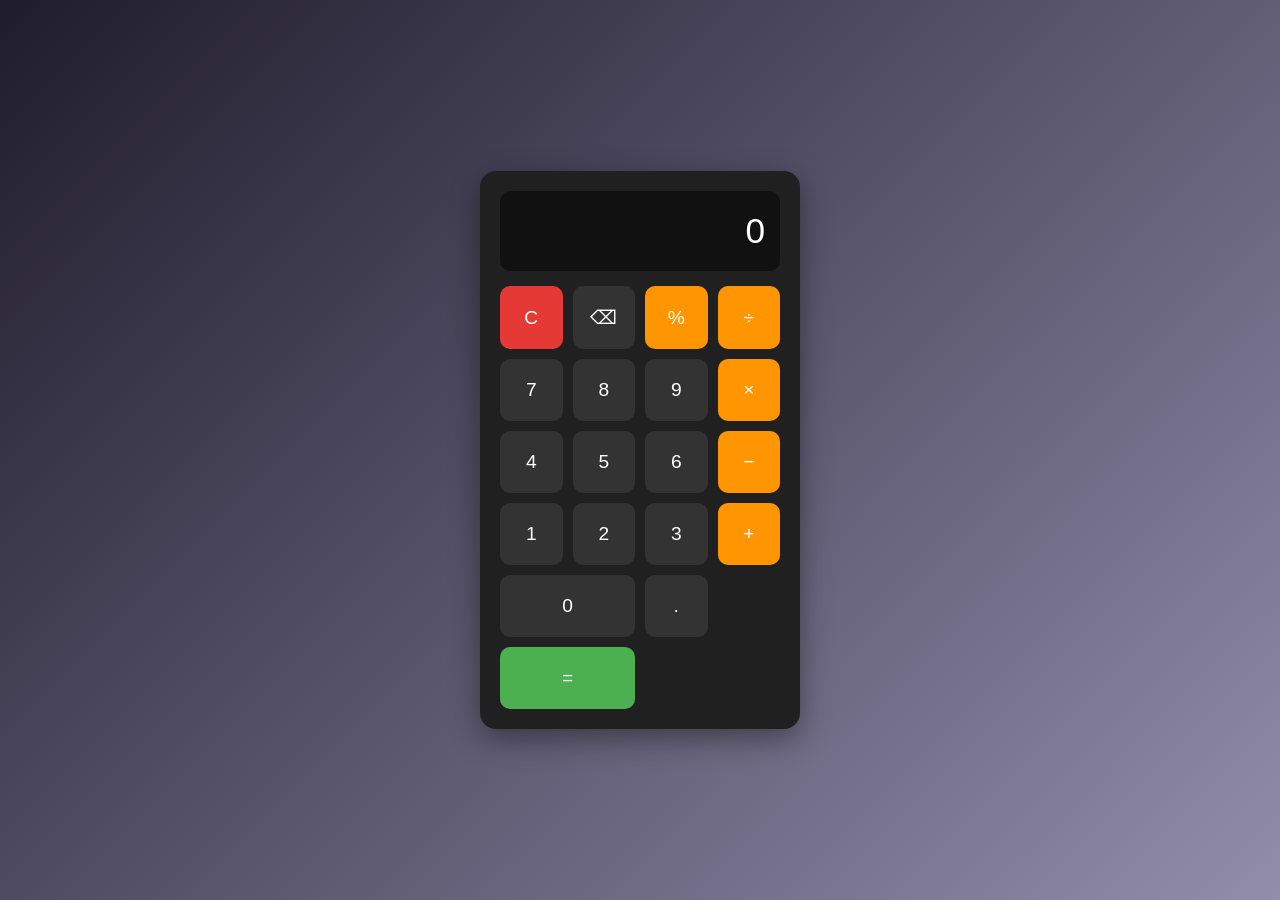
<file: task 1/index.html>
<!DOCTYPE html>
<html lang="en">
<head>
<meta charset="UTF-8">
<title>Simple Calculator</title>
<link rel="stylesheet" href="style.css">
</head>
<body>

<div class="calculator">
  <div class="display" id="display">0</div>
  <div class="buttons">
    <button class="clear" onclick="clearDisplay()">C</button>
    <button onclick="deleteLast()">⌫</button>
    <button class="operator" onclick="appendValue('%')">%</button>
    <button class="operator" onclick="appendValue('/')">÷</button>

    <button onclick="appendValue('7')">7</button>
    <button onclick="appendValue('8')">8</button>
    <button onclick="appendValue('9')">9</button>
    <button class="operator" onclick="appendValue('*')">×</button>

    <button onclick="appendValue('4')">4</button>
    <button onclick="appendValue('5')">5</button>
    <button onclick="appendValue('6')">6</button>
    <button class="operator" onclick="appendValue('-')">−</button>

    <button onclick="appendValue('1')">1</button>
    <button onclick="appendValue('2')">2</button>
    <button onclick="appendValue('3')">3</button>
    <button class="operator" onclick="appendValue('+')">+</button>

    <button class="zero" onclick="appendValue('0')">0</button>
    <button onclick="appendValue('.')">.</button>
    <button class="equals" onclick="calculate()">=</button>
  </div>
</div>

<script src="script.js"></script>
</body>
</html>
</file>
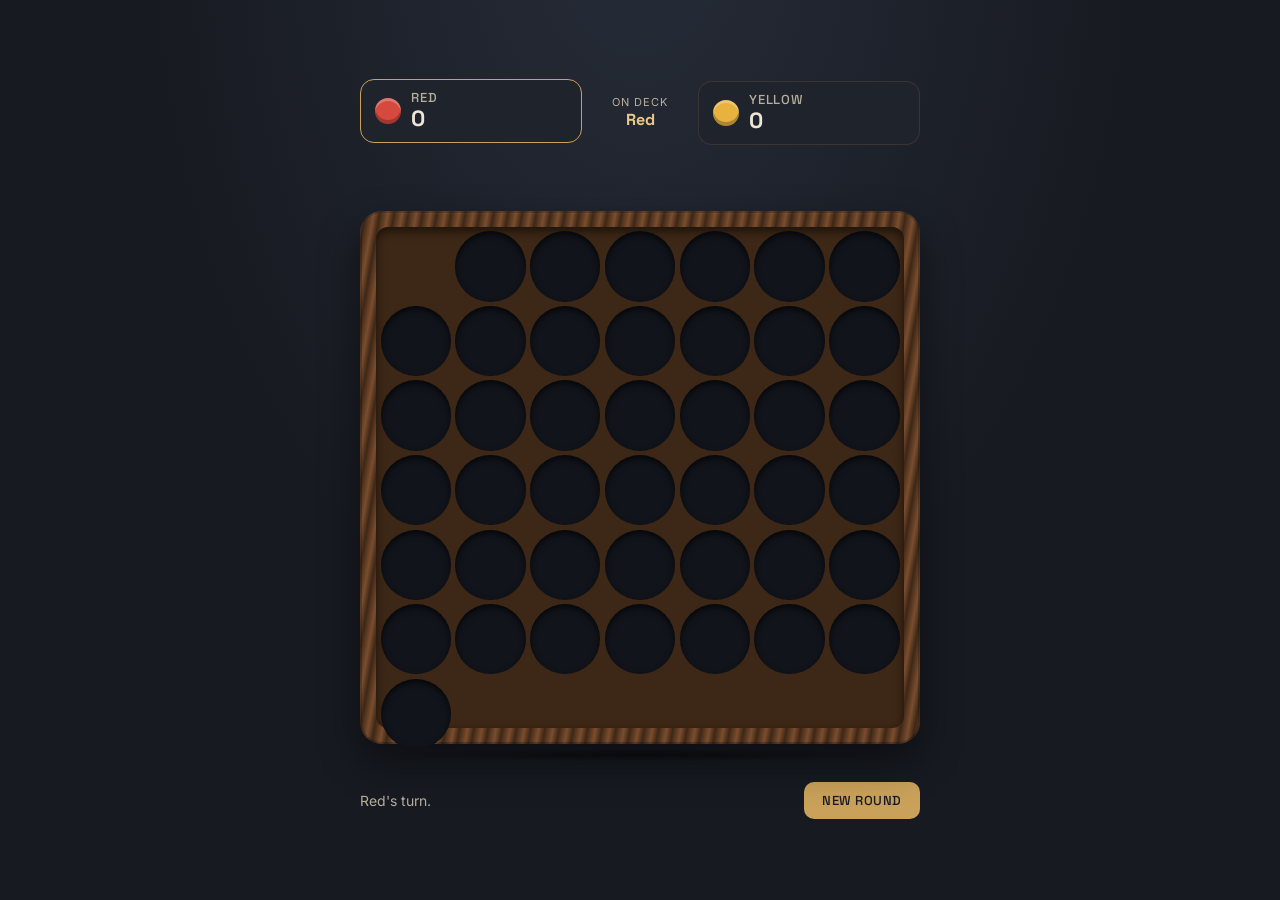
<file: task 4/index.html>
<!DOCTYPE html>
<html lang="en">
<head>
<meta charset="UTF-8">
<meta name="viewport" content="width=device-width, initial-scale=1.0">
<title>Connect Four</title>
<link rel="preconnect" href="https://fonts.googleapis.com">
<link rel="preconnect" href="https://fonts.gstatic.com" crossorigin>
<link href="https://fonts.googleapis.com/css2?family=Space+Grotesk:wght@500;700&family=Inter:wght@400;500&display=swap" rel="stylesheet">
<link rel="stylesheet" href="style.css">
</head>
<body>

  <div class="table">

    <header class="scoreboard">
      <div class="player-card" id="card-red">
        <span class="chip chip--red"></span>
        <div class="player-info">
          <span class="player-name">Red</span>
          <span class="player-score" id="score-red">0</span>
        </div>
      </div>

      <div class="turn-banner">
        <span class="turn-label">On deck</span>
        <span class="turn-value" id="turn-indicator">Red</span>
      </div>

      <div class="player-card" id="card-yellow">
        <span class="chip chip--yellow"></span>
        <div class="player-info">
          <span class="player-name">Yellow</span>
          <span class="player-score" id="score-yellow">0</span>
        </div>
      </div>
    </header>

    <div class="cabinet">
      <div class="hopper" id="hopper">
        <!-- drop preview chips injected by JS -->
      </div>
      <div class="frame">
        <div class="board" id="board">
          <!-- slots + cells injected by JS -->
        </div>
      </div>
      <div class="chute-shadow"></div>
    </div>

    <div class="status-row">
      <p class="status-message" id="status-message">Drop a chip to begin.</p>
      <button class="reset-btn" id="reset-btn" type="button">New round</button>
    </div>

  </div>

<script src="script.js"></script>
</body>
</html>
</file>
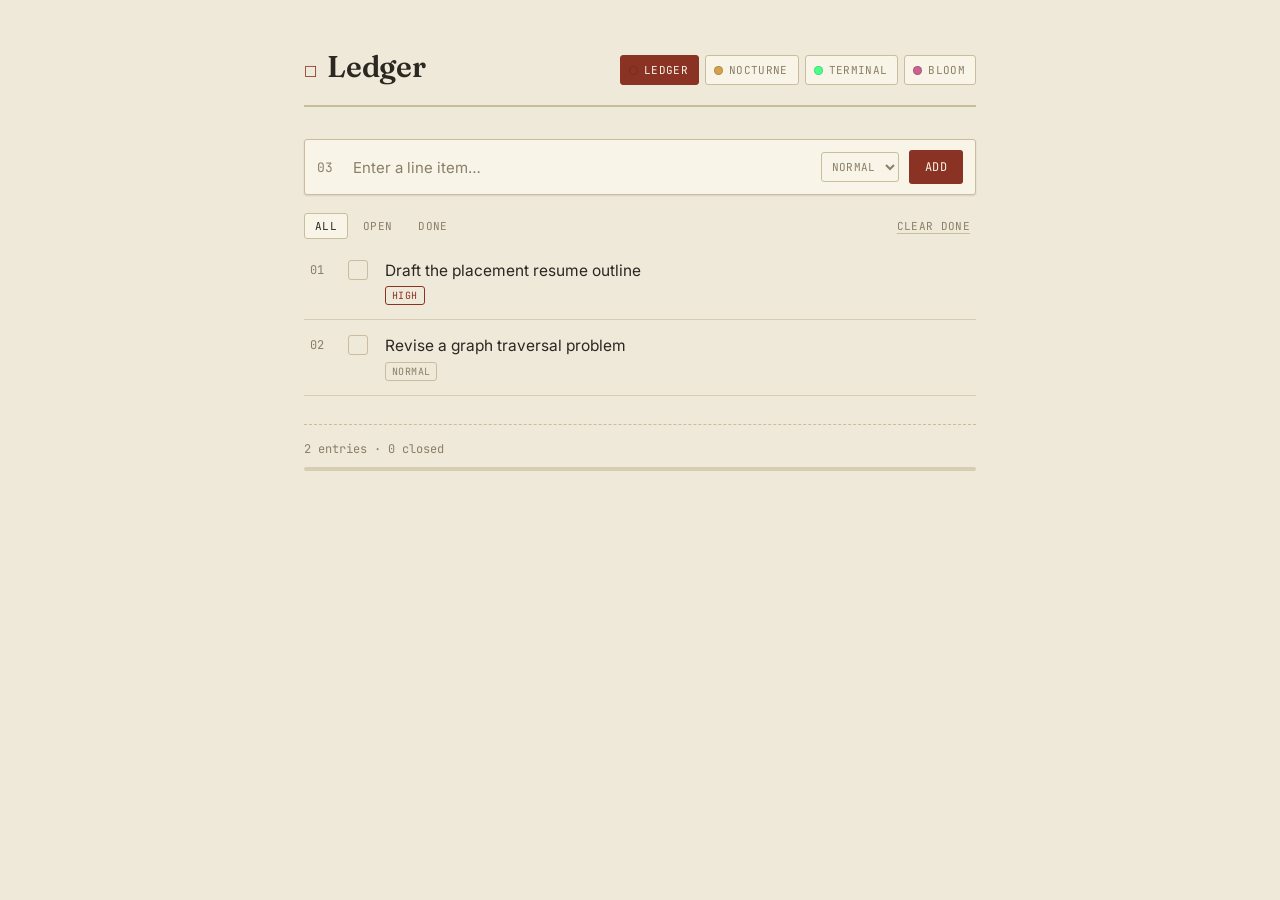
<file: task 3/files (2)/index.html>
<!DOCTYPE html>
<html lang="en" data-theme="ledger">
<head>
<meta charset="UTF-8">
<meta name="viewport" content="width=device-width, initial-scale=1.0">
<title>Ledger : a to-do list</title>
<link rel="stylesheet" href="styles.css">
</head>
<body>

  <div class="page">

    <header class="topbar">
      <div class="brand">
        <span class="brand-mark">☐</span>
        <h1>Ledger</h1>
      </div>

      <nav class="theme-switch" role="tablist" aria-label="Choose theme">
        <button class="theme-btn" data-theme-btn="ledger" role="tab" aria-selected="true" title="Ledger">
          <span class="swatch swatch-ledger"></span> Ledger
        </button>
        <button class="theme-btn" data-theme-btn="nocturne" role="tab" aria-selected="false" title="Nocturne">
          <span class="swatch swatch-nocturne"></span> Nocturne
        </button>
        <button class="theme-btn" data-theme-btn="terminal" role="tab" aria-selected="false" title="Terminal">
          <span class="swatch swatch-terminal"></span> Terminal
        </button>
        <button class="theme-btn" data-theme-btn="bloom" role="tab" aria-selected="false" title="Bloom">
          <span class="swatch swatch-bloom"></span> Bloom
        </button>
      </nav>
    </header>

    <main class="board">

      <form class="entry-row" id="entry-form">
        <span class="entry-index" id="next-index">01</span>
        <input
          type="text"
          id="task-input"
          class="entry-input"
          placeholder="Enter a line item…"
          autocomplete="off"
          maxlength="140"
        >
        <select id="priority-select" class="priority-select" aria-label="Priority">
          <option value="low">Low</option>
          <option value="normal" selected>Normal</option>
          <option value="high">High</option>
        </select>
        <button type="submit" class="add-btn">Add</button>
      </form>

      <div class="filter-row">
        <div class="filters" role="tablist" aria-label="Filter tasks">
          <button class="filter-btn is-active" data-filter="all">All</button>
          <button class="filter-btn" data-filter="open">Open</button>
          <button class="filter-btn" data-filter="done">Done</button>
        </div>
        <button class="clear-btn" id="clear-done">Clear done</button>
      </div>

      <ul class="ledger-list" id="ledger-list">
        <!-- tasks injected here -->
      </ul>

      <p class="empty-state" id="empty-state">
        No entries yet. The first line is always the hardest — type one above.
      </p>

      <footer class="tally">
        <span id="tally-text">0 entries · 0 closed</span>
        <div class="tally-bar" aria-hidden="true">
          <div class="tally-fill" id="tally-fill"></div>
        </div>
      </footer>

    </main>

  </div>

<script src="script.js"></script>
</body>
</html>
</file>
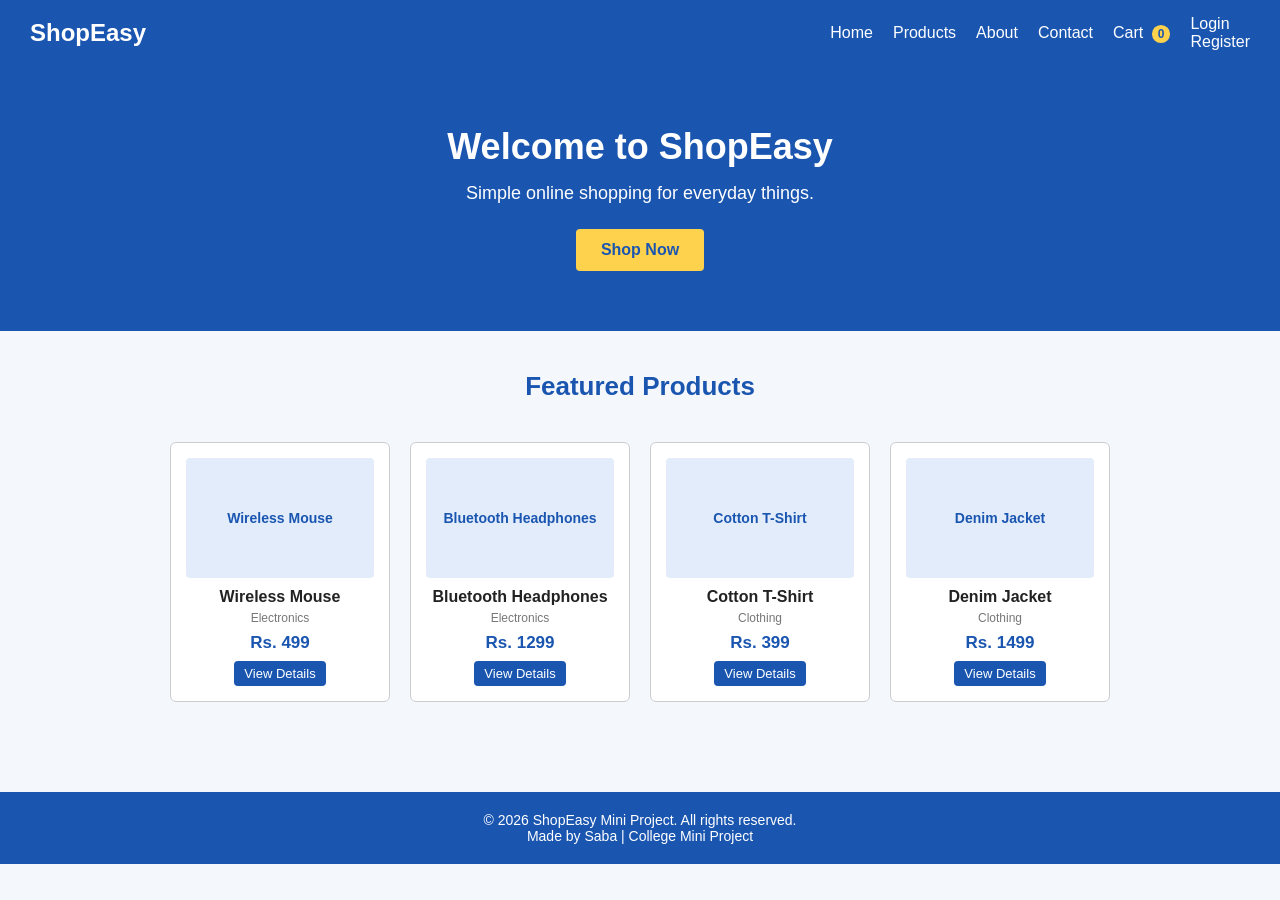
<file: task 2/files (1)/shopeasy/index.html>
<!DOCTYPE html>
<html lang="en">
<head>
<meta charset="UTF-8">
<meta name="viewport" content="width=device-width, initial-scale=1.0">
<title>ShopEasy - Home</title>
<link rel="stylesheet" href="css/style.css">
</head>
<body>

<!-- ===== Navbar ===== -->
<nav class="navbar">
    <div class="logo">ShopEasy</div>
    <button class="nav-toggle" id="navToggle">&#9776;</button>
    <ul class="nav-links" id="navLinks">
        <li><a href="index.html">Home</a></li>
        <li><a href="products.html">Products</a></li>
        <li><a href="about.html">About</a></li>
        <li><a href="contact.html">Contact</a></li>
        <li class="cart-link"><a href="cart.html">Cart <span class="cart-count" id="cartCount">0</span></a></li>
        <!-- login/register or logout links get added here by auth.js -->
        <span id="navAuthLinks"></span>
    </ul>
</nav>

<!-- ===== Hero Section ===== -->
<section class="hero">
    <h1>Welcome to ShopEasy</h1>
    <p>Simple online shopping for everyday things.</p>
    <a href="products.html"><button class="hero-btn">Shop Now</button></a>
</section>

<!-- ===== Featured Products ===== -->
<h2 class="section-title">Featured Products</h2>
<div class="product-grid" id="featuredProducts">
    <!-- product cards get inserted here by script.js -->
</div>

<!-- ===== Footer ===== -->
<footer>
    <p>&copy; 2026 ShopEasy Mini Project. All rights reserved.</p>
    <p>Made by Saba | College Mini Project</p>
</footer>

<script src="js/script.js"></script>
<script src="js/cart.js"></script>
<script src="js/auth.js"></script>
<script>
    // load featured products when the page opens
    loadFeaturedProducts();
</script>
</body>
</html>
</file>
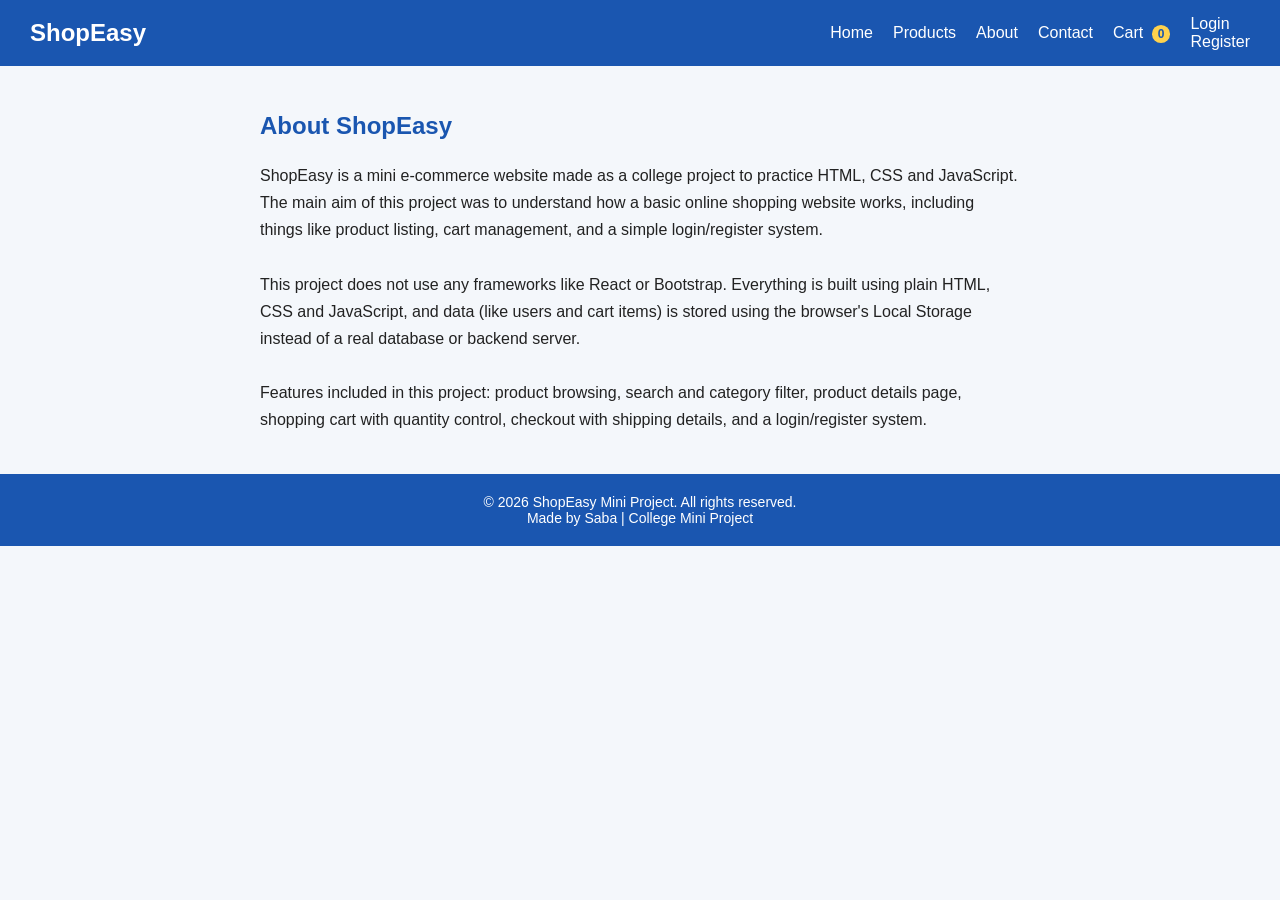
<file: task 2/files (1)/shopeasy/about.html>
<!DOCTYPE html>
<html lang="en">
<head>
<meta charset="UTF-8">
<meta name="viewport" content="width=device-width, initial-scale=1.0">
<title>ShopEasy - About</title>
<link rel="stylesheet" href="css/style.css">
</head>
<body>

<nav class="navbar">
    <div class="logo">ShopEasy</div>
    <button class="nav-toggle" id="navToggle">&#9776;</button>
    <ul class="nav-links" id="navLinks">
        <li><a href="index.html">Home</a></li>
        <li><a href="products.html">Products</a></li>
        <li><a href="about.html">About</a></li>
        <li><a href="contact.html">Contact</a></li>
        <li class="cart-link"><a href="cart.html">Cart <span class="cart-count" id="cartCount">0</span></a></li>
        <span id="navAuthLinks"></span>
    </ul>
</nav>

<div class="about-section">
    <h2>About ShopEasy</h2>
    <p>
        ShopEasy is a mini e-commerce website made as a college project to practice
        HTML, CSS and JavaScript. The main aim of this project was to understand how
        a basic online shopping website works, including things like product listing,
        cart management, and a simple login/register system.
    </p>
    <br>
    <p>
        This project does not use any frameworks like React or Bootstrap. Everything
        is built using plain HTML, CSS and JavaScript, and data (like users and cart
        items) is stored using the browser's Local Storage instead of a real database
        or backend server.
    </p>
    <br>
    <p>
        Features included in this project: product browsing, search and category
        filter, product details page, shopping cart with quantity control, checkout
        with shipping details, and a login/register system.
    </p>
</div>

<footer>
    <p>&copy; 2026 ShopEasy Mini Project. All rights reserved.</p>
    <p>Made by Saba | College Mini Project</p>
</footer>

<script src="js/script.js"></script>
<script src="js/cart.js"></script>
<script src="js/auth.js"></script>
</body>
</html>
</file>
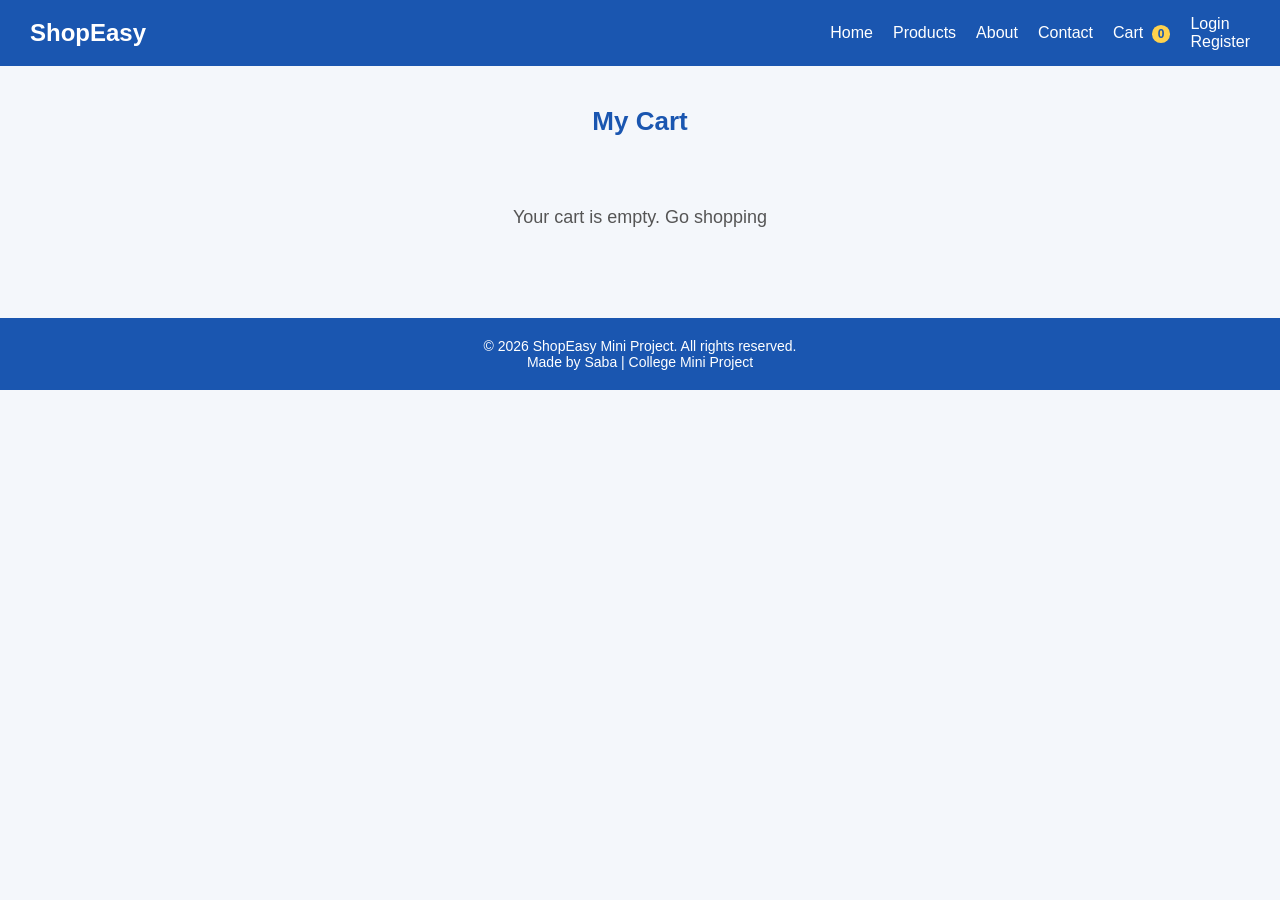
<file: task 2/files (1)/shopeasy/cart.html>
<!DOCTYPE html>
<html lang="en">
<head>
<meta charset="UTF-8">
<meta name="viewport" content="width=device-width, initial-scale=1.0">
<title>ShopEasy - Cart</title>
<link rel="stylesheet" href="css/style.css">
</head>
<body>

<nav class="navbar">
    <div class="logo">ShopEasy</div>
    <button class="nav-toggle" id="navToggle">&#9776;</button>
    <ul class="nav-links" id="navLinks">
        <li><a href="index.html">Home</a></li>
        <li><a href="products.html">Products</a></li>
        <li><a href="about.html">About</a></li>
        <li><a href="contact.html">Contact</a></li>
        <li class="cart-link"><a href="cart.html">Cart <span class="cart-count" id="cartCount">0</span></a></li>
        <span id="navAuthLinks"></span>
    </ul>
</nav>

<h2 class="section-title">My Cart</h2>

<p class="empty-cart-msg" id="emptyCartMsg">Your cart is empty. <a href="products.html">Go shopping</a></p>

<table class="cart-table" id="cartTable">
    <thead>
        <tr>
            <th>Product</th>
            <th>Price</th>
            <th>Quantity</th>
            <th>Subtotal</th>
            <th>Action</th>
        </tr>
    </thead>
    <tbody id="cartTableBody">
        <!-- cart rows inserted here by cart.js -->
    </tbody>
</table>

<div class="cart-summary" id="cartSummary">
    <h3>Total: Rs. <span id="cartTotalAmount">0</span></h3>
    <a href="checkout.html"><button class="btn btn-yellow">Proceed to Checkout</button></a>
</div>

<footer>
    <p>&copy; 2026 ShopEasy Mini Project. All rights reserved.</p>
    <p>Made by Saba | College Mini Project</p>
</footer>

<script src="js/script.js"></script>
<script src="js/cart.js"></script>
<script src="js/auth.js"></script>
<script>
    renderCartPage();
</script>
</body>
</html>
</file>
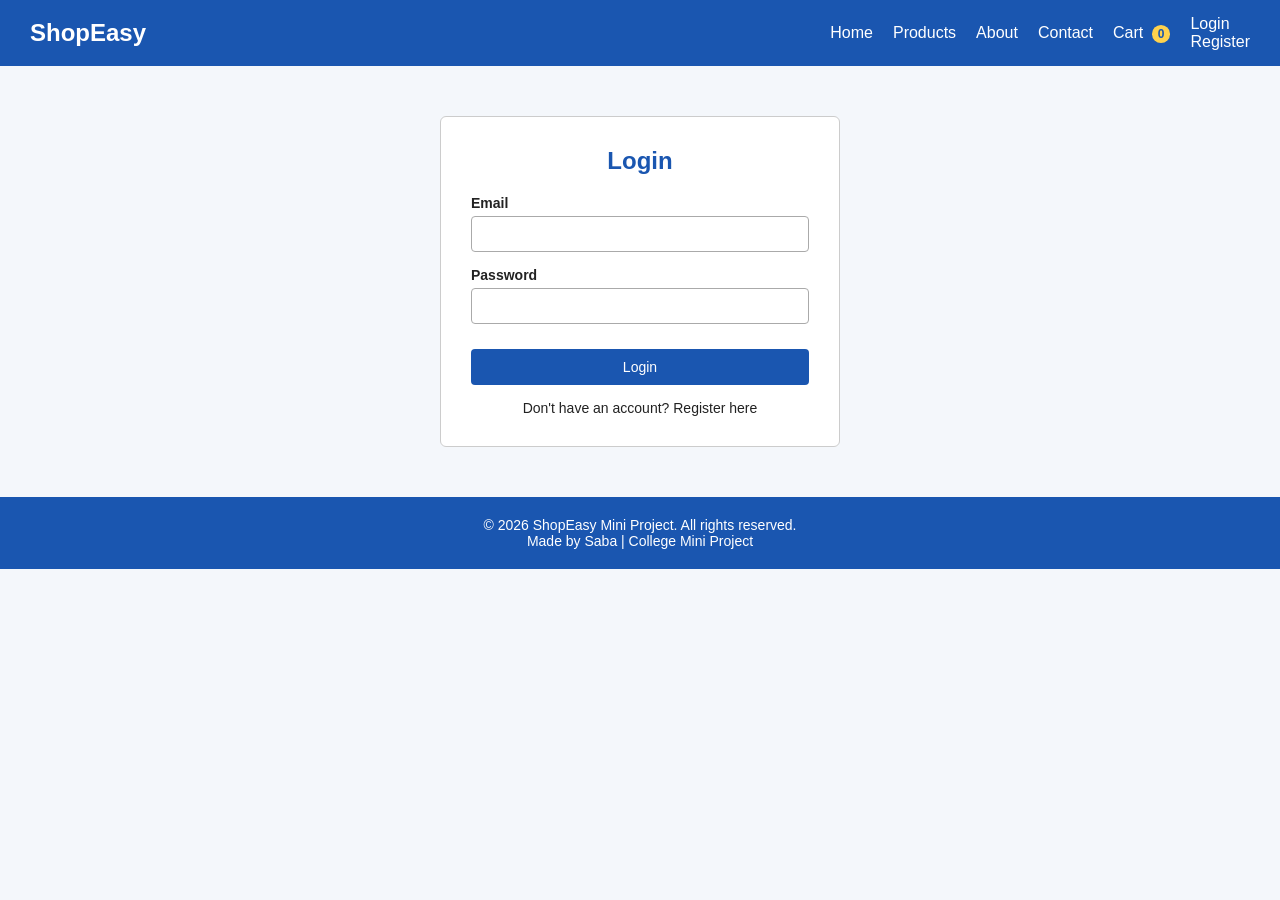
<file: task 2/files (1)/shopeasy/checkout.html>
<!DOCTYPE html>
<html lang="en">
<head>
<meta charset="UTF-8">
<meta name="viewport" content="width=device-width, initial-scale=1.0">
<title>ShopEasy - Checkout</title>
<link rel="stylesheet" href="css/style.css">
</head>
<body>

<nav class="navbar">
    <div class="logo">ShopEasy</div>
    <button class="nav-toggle" id="navToggle">&#9776;</button>
    <ul class="nav-links" id="navLinks">
        <li><a href="index.html">Home</a></li>
        <li><a href="products.html">Products</a></li>
        <li><a href="about.html">About</a></li>
        <li><a href="contact.html">Contact</a></li>
        <li class="cart-link"><a href="cart.html">Cart <span class="cart-count" id="cartCount">0</span></a></li>
        <span id="navAuthLinks"></span>
    </ul>
</nav>

<!-- Shipping details form (hidden after order is placed) -->
<div class="form-container" id="checkoutFormBox">
    <h2>Checkout</h2>
    <p style="text-align:center; margin-bottom:15px;">Order Total: Rs. <span id="checkoutTotal">0</span></p>

    <form id="checkoutForm" onsubmit="handleCheckout(event)">
        <div class="form-group">
            <label for="shipName">Full Name</label>
            <input type="text" id="shipName" required>
        </div>
        <div class="form-group">
            <label for="shipAddress">Address</label>
            <input type="text" id="shipAddress" required>
        </div>
        <div class="form-group">
            <label for="shipCity">City</label>
            <input type="text" id="shipCity" required>
        </div>
        <div class="form-group">
            <label for="shipPincode">Pincode</label>
            <input type="text" id="shipPincode" required>
        </div>
        <div class="form-group">
            <label for="shipPhone">Phone Number</label>
            <input type="text" id="shipPhone" required>
        </div>
        <div class="form-group">
            <label for="paymentMethod">Payment Method</label>
            <select id="paymentMethod">
                <option value="COD">Cash on Delivery</option>
                <option value="Card">Debit/Credit Card</option>
                <option value="UPI">UPI</option>
            </select>
        </div>
        <button type="submit" class="btn">Place Order</button>
    </form>
</div>

<!-- Order confirmation message (shown after placing order) -->
<div class="order-confirm" id="orderConfirmBox" style="display:none;">
    <h2>Order Placed Successfully!</h2>
    <p>Thank you for shopping with ShopEasy.</p>
    <p id="orderSummaryText"></p>
    <a href="index.html"><button class="btn" style="margin-top:15px;">Back to Home</button></a>
</div>

<footer>
    <p>&copy; 2026 ShopEasy Mini Project. All rights reserved.</p>
    <p>Made by Saba | College Mini Project</p>
</footer>

<script src="js/script.js"></script>
<script src="js/cart.js"></script>
<script src="js/auth.js"></script>
<script>
    // make sure the user is logged in before checking out
    requireLogin();

    // show the current cart total on the checkout page
    document.getElementById("checkoutTotal").innerText = getCartTotal();

    // if cart is empty, no point letting them checkout
    if (getCartItemCount() === 0) {
        document.getElementById("checkoutFormBox").innerHTML =
            "<h2>Checkout</h2><p style='text-align:center;'>Your cart is empty. <a href='products.html'>Go shopping</a></p>";
    }

    function handleCheckout(event) {
        event.preventDefault();

        var name = document.getElementById("shipName").value.trim();
        var total = getCartTotal();

        // In a real project the order would be sent to a server here.
        // For this project we just show a confirmation message.
        document.getElementById("checkoutFormBox").style.display = "none";
        document.getElementById("orderConfirmBox").style.display = "block";
        document.getElementById("orderSummaryText").innerText =
            "Order for " + name + " - Total Paid: Rs. " + total;

        clearCart(); // empty the cart after order is placed
    }
</script>
</body>
</html>
</file>
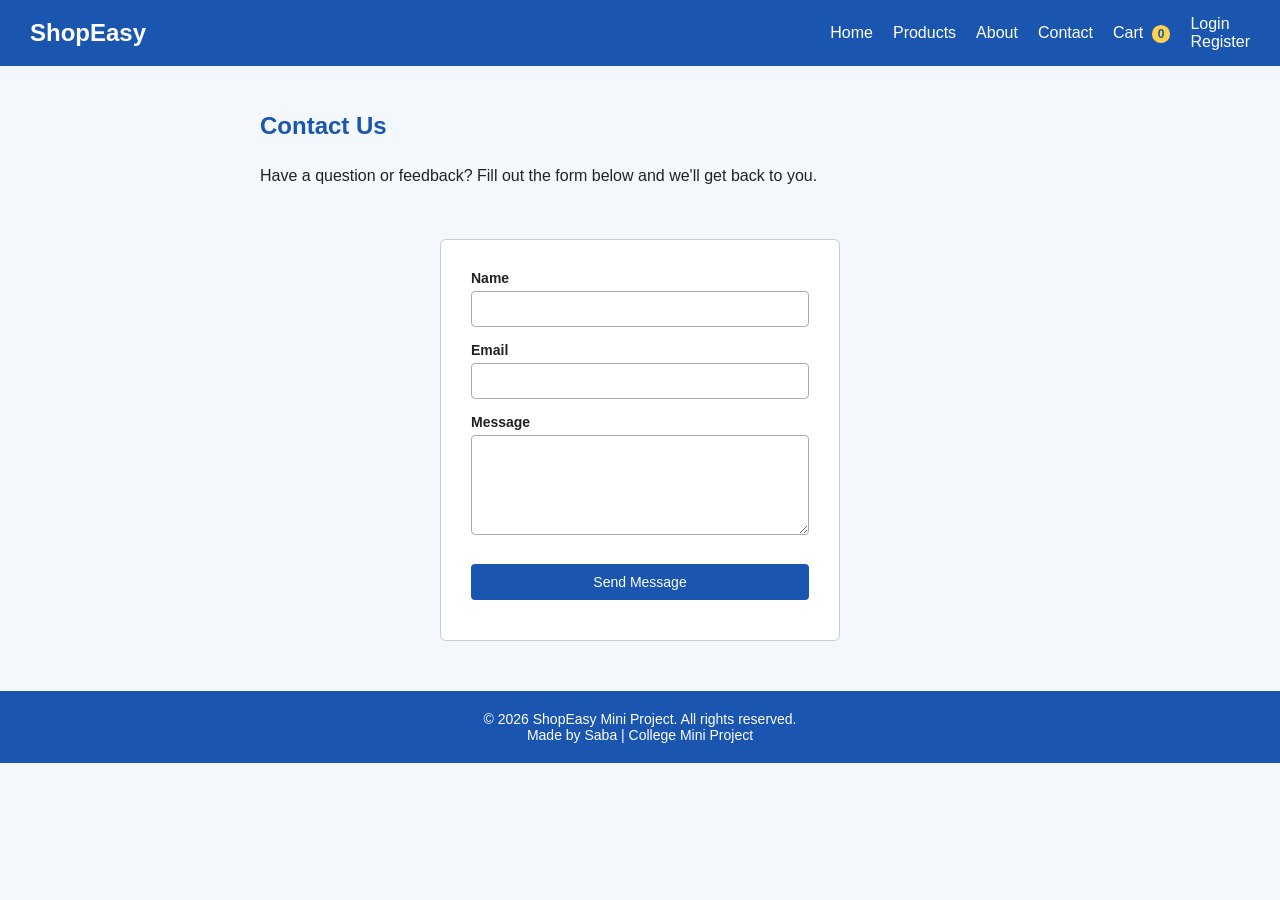
<file: task 2/files (1)/shopeasy/contact.html>
<!DOCTYPE html>
<html lang="en">
<head>
<meta charset="UTF-8">
<meta name="viewport" content="width=device-width, initial-scale=1.0">
<title>ShopEasy - Contact</title>
<link rel="stylesheet" href="css/style.css">
</head>
<body>

<nav class="navbar">
    <div class="logo">ShopEasy</div>
    <button class="nav-toggle" id="navToggle">&#9776;</button>
    <ul class="nav-links" id="navLinks">
        <li><a href="index.html">Home</a></li>
        <li><a href="products.html">Products</a></li>
        <li><a href="about.html">About</a></li>
        <li><a href="contact.html">Contact</a></li>
        <li class="cart-link"><a href="cart.html">Cart <span class="cart-count" id="cartCount">0</span></a></li>
        <span id="navAuthLinks"></span>
    </ul>
</nav>

<div class="contact-section">
    <h2>Contact Us</h2>
    <p>Have a question or feedback? Fill out the form below and we'll get back to you.</p>
</div>

<div class="form-container">
    <form id="contactForm" onsubmit="handleContactForm(event)">
        <div class="form-group">
            <label for="contactName">Name</label>
            <input type="text" id="contactName" required>
        </div>
        <div class="form-group">
            <label for="contactEmail">Email</label>
            <input type="email" id="contactEmail" required>
        </div>
        <div class="form-group">
            <label for="contactMessage">Message</label>
            <textarea id="contactMessage" rows="5" required></textarea>
        </div>
        <button type="submit" class="btn">Send Message</button>
        <p class="form-msg" id="contactMsg"></p>
    </form>
</div>

<footer>
    <p>&copy; 2026 ShopEasy Mini Project. All rights reserved.</p>
    <p>Made by Saba | College Mini Project</p>
</footer>

<script src="js/script.js"></script>
<script src="js/cart.js"></script>
<script src="js/auth.js"></script>
</body>
</html>
</file>
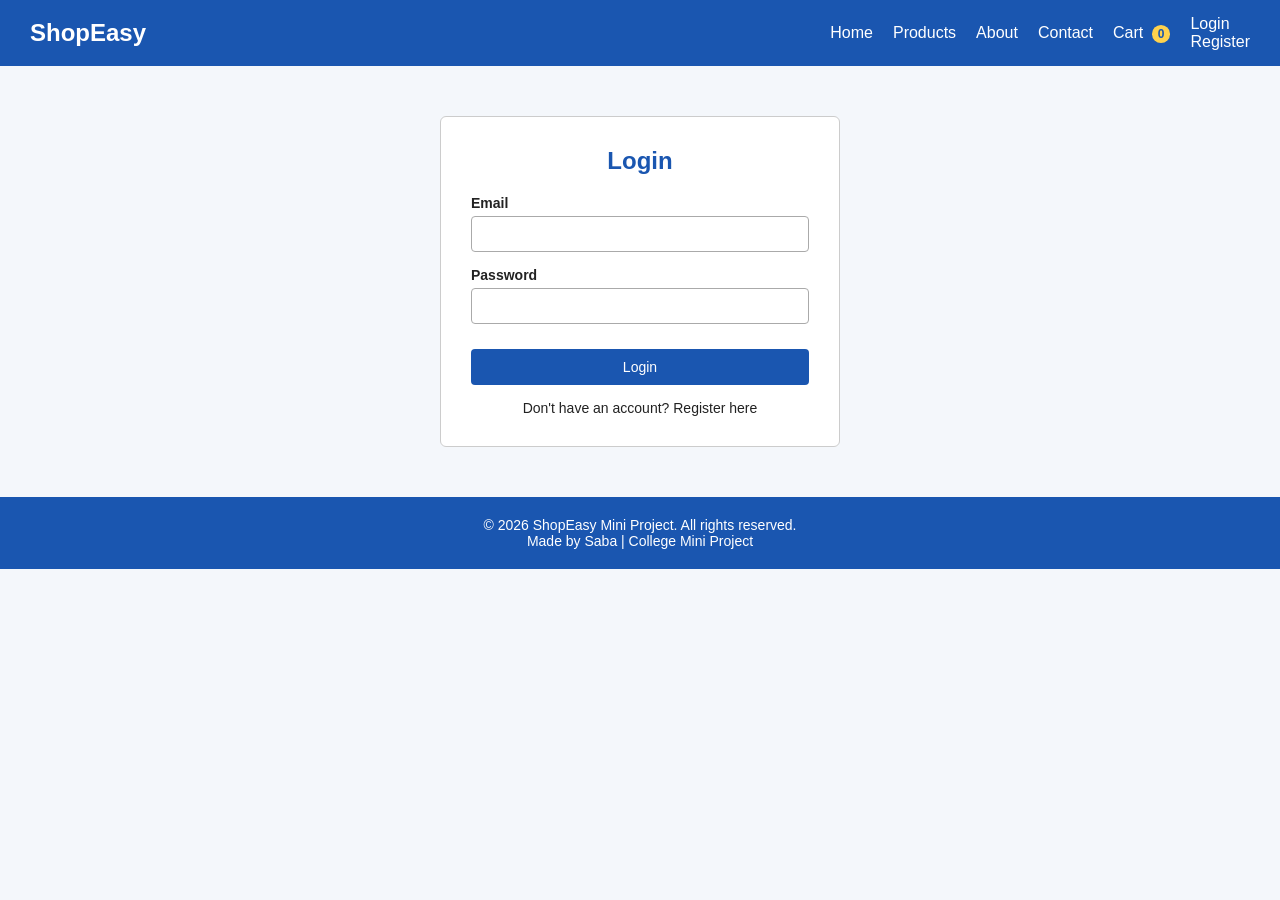
<file: task 2/files (1)/shopeasy/login.html>
<!DOCTYPE html>
<html lang="en">
<head>
<meta charset="UTF-8">
<meta name="viewport" content="width=device-width, initial-scale=1.0">
<title>ShopEasy - Login</title>
<link rel="stylesheet" href="css/style.css">
</head>
<body>

<nav class="navbar">
    <div class="logo">ShopEasy</div>
    <button class="nav-toggle" id="navToggle">&#9776;</button>
    <ul class="nav-links" id="navLinks">
        <li><a href="index.html">Home</a></li>
        <li><a href="products.html">Products</a></li>
        <li><a href="about.html">About</a></li>
        <li><a href="contact.html">Contact</a></li>
        <li class="cart-link"><a href="cart.html">Cart <span class="cart-count" id="cartCount">0</span></a></li>
        <span id="navAuthLinks"></span>
    </ul>
</nav>

<div class="form-container">
    <h2>Login</h2>
    <form id="loginForm" onsubmit="handleLogin(event)">
        <div class="form-group">
            <label for="loginEmail">Email</label>
            <input type="email" id="loginEmail" required>
        </div>
        <div class="form-group">
            <label for="loginPassword">Password</label>
            <input type="password" id="loginPassword" required>
        </div>
        <button type="submit" class="btn">Login</button>
        <p class="form-msg" id="loginMsg"></p>
    </form>
    <p class="form-footer-text">Don't have an account? <a href="register.html">Register here</a></p>
</div>

<footer>
    <p>&copy; 2026 ShopEasy Mini Project. All rights reserved.</p>
    <p>Made by Saba | College Mini Project</p>
</footer>

<script src="js/script.js"></script>
<script src="js/cart.js"></script>
<script src="js/auth.js"></script>
</body>
</html>
</file>
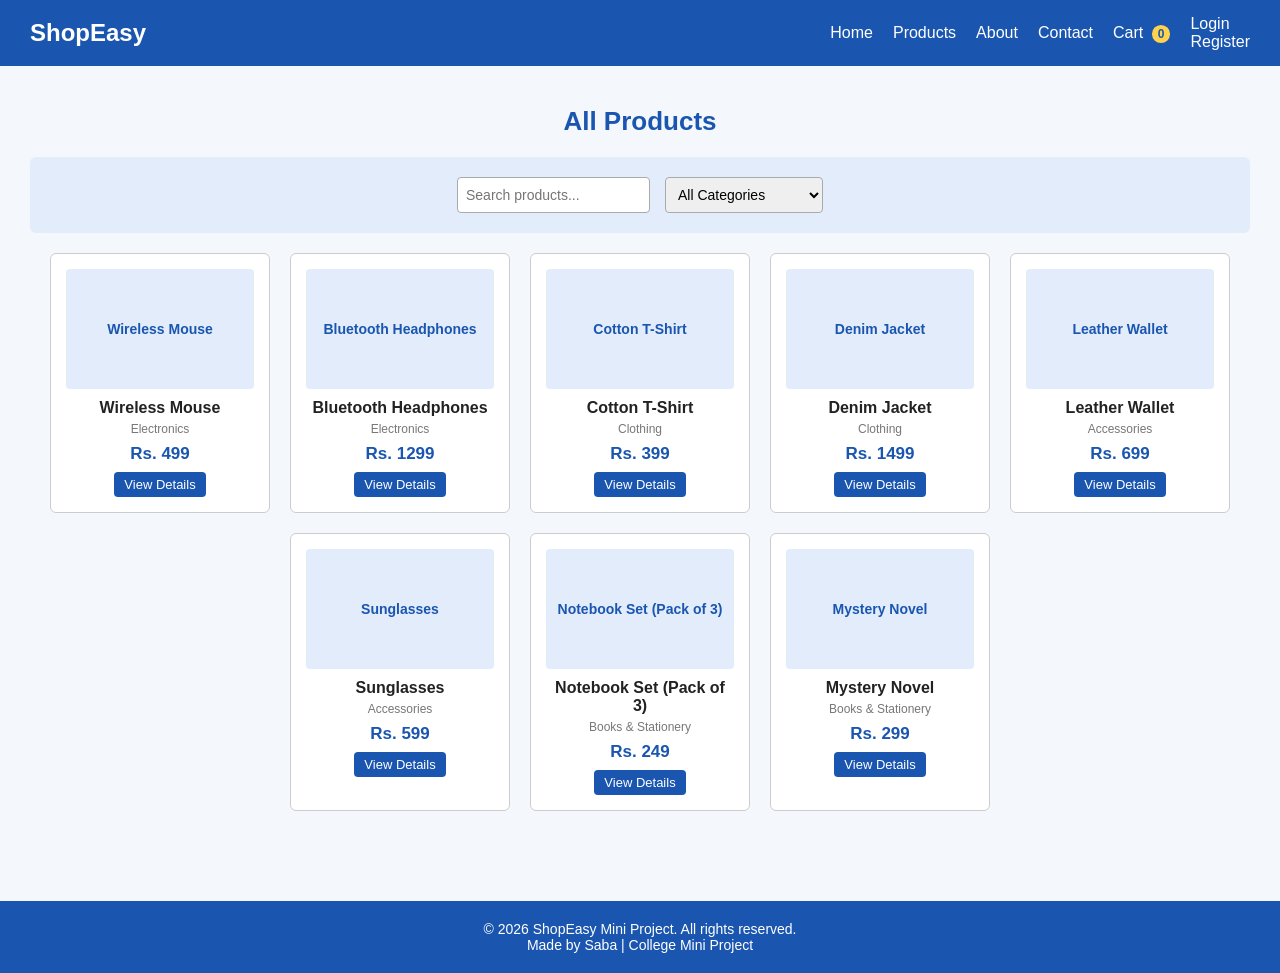
<file: task 2/files (1)/shopeasy/products.html>
<!DOCTYPE html>
<html lang="en">
<head>
<meta charset="UTF-8">
<meta name="viewport" content="width=device-width, initial-scale=1.0">
<title>ShopEasy - Products</title>
<link rel="stylesheet" href="css/style.css">
</head>
<body>

<nav class="navbar">
    <div class="logo">ShopEasy</div>
    <button class="nav-toggle" id="navToggle">&#9776;</button>
    <ul class="nav-links" id="navLinks">
        <li><a href="index.html">Home</a></li>
        <li><a href="products.html">Products</a></li>
        <li><a href="about.html">About</a></li>
        <li><a href="contact.html">Contact</a></li>
        <li class="cart-link"><a href="cart.html">Cart <span class="cart-count" id="cartCount">0</span></a></li>
        <span id="navAuthLinks"></span>
    </ul>
</nav>

<h2 class="section-title">All Products</h2>

<!-- search + category filter bar -->
<div class="filter-bar">
    <input type="text" id="searchInput" placeholder="Search products...">
    <select id="categorySelect">
        <option value="All">All Categories</option>
        <option value="Electronics">Electronics</option>
        <option value="Clothing">Clothing</option>
        <option value="Accessories">Accessories</option>
        <option value="Books & Stationery">Books & Stationery</option>
    </select>
</div>

<div class="product-grid" id="allProducts">
    <!-- product cards inserted here by script.js -->
</div>

<footer>
    <p>&copy; 2026 ShopEasy Mini Project. All rights reserved.</p>
    <p>Made by Saba | College Mini Project</p>
</footer>

<script src="js/script.js"></script>
<script src="js/cart.js"></script>
<script src="js/auth.js"></script>
<script>
    loadAllProducts();
</script>
</body>
</html>
</file>
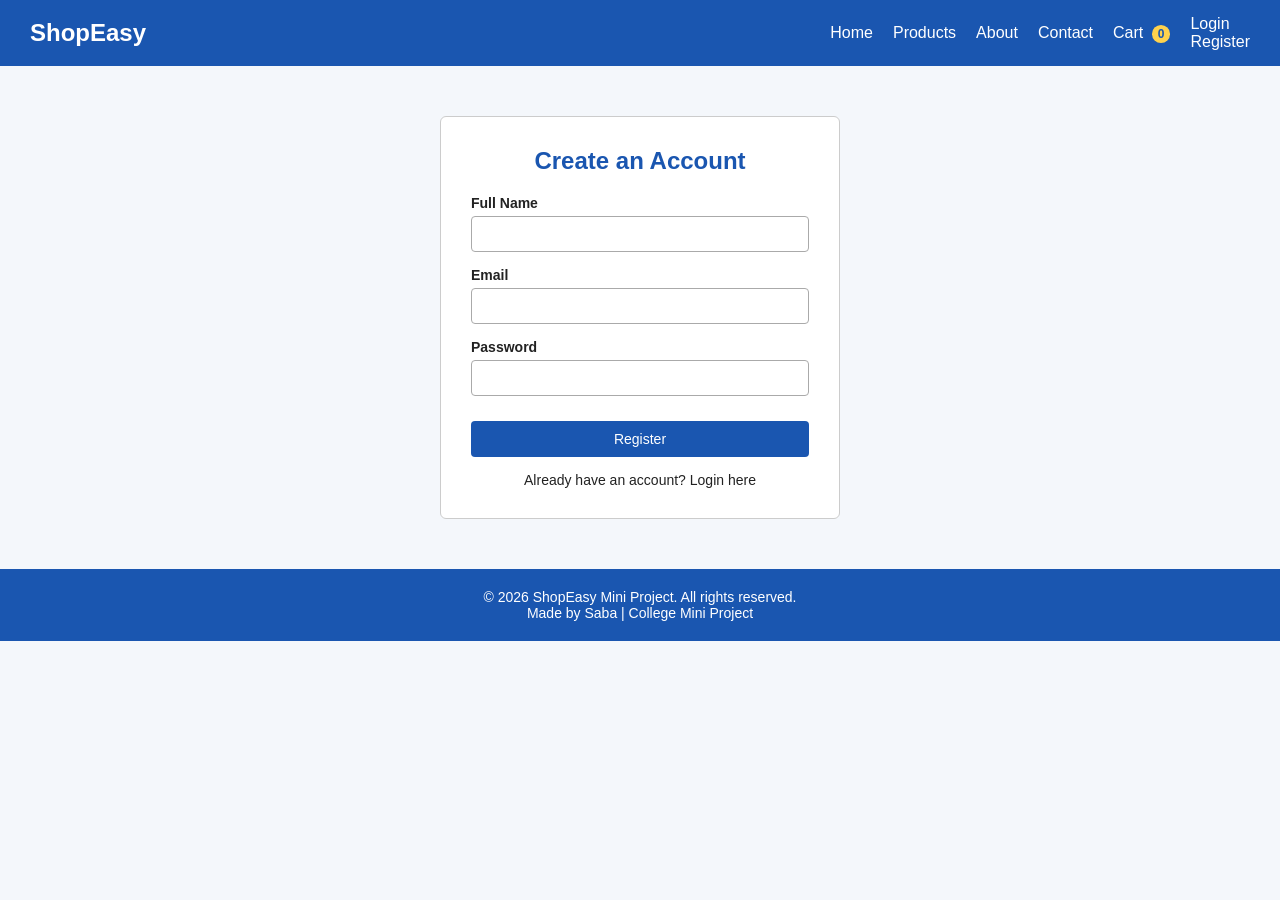
<file: task 2/files (1)/shopeasy/register.html>
<!DOCTYPE html>
<html lang="en">
<head>
<meta charset="UTF-8">
<meta name="viewport" content="width=device-width, initial-scale=1.0">
<title>ShopEasy - Register</title>
<link rel="stylesheet" href="css/style.css">
</head>
<body>

<nav class="navbar">
    <div class="logo">ShopEasy</div>
    <button class="nav-toggle" id="navToggle">&#9776;</button>
    <ul class="nav-links" id="navLinks">
        <li><a href="index.html">Home</a></li>
        <li><a href="products.html">Products</a></li>
        <li><a href="about.html">About</a></li>
        <li><a href="contact.html">Contact</a></li>
        <li class="cart-link"><a href="cart.html">Cart <span class="cart-count" id="cartCount">0</span></a></li>
        <span id="navAuthLinks"></span>
    </ul>
</nav>

<div class="form-container">
    <h2>Create an Account</h2>
    <form id="registerForm" onsubmit="handleRegister(event)">
        <div class="form-group">
            <label for="regName">Full Name</label>
            <input type="text" id="regName" required>
        </div>
        <div class="form-group">
            <label for="regEmail">Email</label>
            <input type="email" id="regEmail" required>
        </div>
        <div class="form-group">
            <label for="regPassword">Password</label>
            <input type="password" id="regPassword" required>
        </div>
        <button type="submit" class="btn">Register</button>
        <p class="form-msg" id="registerMsg"></p>
    </form>
    <p class="form-footer-text">Already have an account? <a href="login.html">Login here</a></p>
</div>

<footer>
    <p>&copy; 2026 ShopEasy Mini Project. All rights reserved.</p>
    <p>Made by Saba | College Mini Project</p>
</footer>

<script src="js/script.js"></script>
<script src="js/cart.js"></script>
<script src="js/auth.js"></script>
</body>
</html>
</file>
<file: task 1/style.css>
* {
  box-sizing: border-box;
}

body {
  display: flex;
  justify-content: center;
  align-items: center;
  min-height: 100vh;
  margin: 0;
  background: linear-gradient(135deg, #1f1c2c, #928dab);
  font-family: 'Segoe UI', Arial, sans-serif;
}

.calculator {
  background: #202020;
  border-radius: 16px;
  padding: 20px;
  width: 320px;
  box-shadow: 0 10px 30px rgba(0,0,0,0.4);
}

.display {
  background: #111;
  color: #fff;
  font-size: 2.2rem;
  text-align: right;
  padding: 20px 15px;
  border-radius: 10px;
  margin-bottom: 15px;
  min-height: 60px;
  overflow-x: auto;
  word-wrap: break-word;
}

.buttons {
  display: grid;
  grid-template-columns: repeat(4, 1fr);
  gap: 10px;
}

button {
  padding: 20px 0;
  font-size: 1.2rem;
  border: none;
  border-radius: 10px;
  cursor: pointer;
  background: #333;
  color: #fff;
  transition: background 0.2s ease;
}

button:hover {
  background: #444;
}

.operator {
  background: #ff9500;
}

.operator:hover {
  background: #ffab33;
}

.equals {
  background: #4caf50;
  grid-column: span 2;
}

.equals:hover {
  background: #5fd463;
}

.clear {
  background: #e53935;
}

.clear:hover {
  background: #f4514c;
}

.zero {
  grid-column: span 2;
}
</file>
<file: task 4/style.css>
:root {
  --ink: #171a21;
  --ink-2: #1f232c;
  --walnut-light: #7a4d2e;
  --walnut: #5c3a22;
  --walnut-dark: #3d2716;
  --brass: #c9a15a;
  --brass-bright: #e8c98a;
  --slot: #11141b;
  --red: #d6493f;
  --red-dark: #8a2b24;
  --red-light: #f0847a;
  --yellow: #e7b23d;
  --yellow-dark: #9c7420;
  --yellow-light: #f6d582;
  --paper: #ece5d8;
  --paper-dim: #b8ae9c;
  --radius-frame: 22px;
  --radius-chip: 50%;
}

* {
  box-sizing: border-box;
}

body {
  margin: 0;
  min-height: 100vh;
  display: flex;
  align-items: center;
  justify-content: center;
  padding: 32px 16px;
  background:
    radial-gradient(ellipse at 50% -10%, #262c38 0%, var(--ink) 55%),
    var(--ink);
  font-family: 'Inter', sans-serif;
  color: var(--paper);
}

.table {
  width: 100%;
  max-width: 560px;
  display: flex;
  flex-direction: column;
  gap: 20px;
}

/* ---------- Scoreboard ---------- */

.scoreboard {
  display: flex;
  align-items: center;
  justify-content: space-between;
  gap: 12px;
}

.player-card {
  flex: 1;
  display: flex;
  align-items: center;
  gap: 10px;
  padding: 10px 14px;
  background: var(--ink-2);
  border: 1px solid rgba(201, 161, 90, 0.15);
  border-radius: 14px;
  transition: border-color 0.25s ease, transform 0.25s ease;
}

.player-card.active {
  border-color: var(--brass);
  transform: translateY(-2px);
}

.chip {
  width: 26px;
  height: 26px;
  border-radius: var(--radius-chip);
  flex-shrink: 0;
  box-shadow: inset 0 -4px 0 rgba(0,0,0,0.25), inset 0 3px 0 rgba(255,255,255,0.25);
}

.chip--red { background: var(--red); }
.chip--yellow { background: var(--yellow); }

.player-info {
  display: flex;
  flex-direction: column;
  line-height: 1.2;
}

.player-name {
  font-family: 'Space Grotesk', sans-serif;
  font-size: 13px;
  font-weight: 500;
  color: var(--paper-dim);
  text-transform: uppercase;
  letter-spacing: 0.06em;
}

.player-score {
  font-family: 'Space Grotesk', sans-serif;
  font-size: 22px;
  font-weight: 700;
  color: var(--paper);
}

.turn-banner {
  display: flex;
  flex-direction: column;
  align-items: center;
  min-width: 92px;
}

.turn-label {
  font-size: 11px;
  color: var(--paper-dim);
  text-transform: uppercase;
  letter-spacing: 0.1em;
}

.turn-value {
  font-family: 'Space Grotesk', sans-serif;
  font-weight: 700;
  font-size: 16px;
  color: var(--brass-bright);
}

/* ---------- Cabinet ---------- */

.cabinet {
  position: relative;
  display: flex;
  flex-direction: column;
  align-items: center;
}

.hopper {
  width: 100%;
  height: 52px;
  position: relative;
  margin-bottom: -6px;
  z-index: 3;
  pointer-events: none;
}

.preview-chip {
  position: absolute;
  top: 6px;
  width: calc(100% / 7 * 0.72);
  aspect-ratio: 1;
  border-radius: 50%;
  transform: translateX(-50%);
  box-shadow: inset 0 -4px 0 rgba(0,0,0,0.25), inset 0 3px 0 rgba(255,255,255,0.25);
  opacity: 0;
  transition: opacity 0.15s ease, left 0.12s ease;
}

.frame {
  width: 100%;
  padding: 16px;
  border-radius: var(--radius-frame);
  background:
    repeating-linear-gradient(
      100deg,
      var(--walnut-light) 0px,
      var(--walnut) 3px,
      var(--walnut-dark) 6px,
      var(--walnut) 10px,
      var(--walnut-light) 14px
    );
  box-shadow:
    0 18px 40px rgba(0,0,0,0.45),
    inset 0 0 0 2px rgba(0,0,0,0.25),
    inset 0 2px 3px rgba(255,255,255,0.08);
  position: relative;
}

.frame::before,
.frame::after,
.frame > .board::before,
.frame > .board::after {
  content: "";
}

.rivet {
  position: absolute;
  width: 9px;
  height: 9px;
  border-radius: 50%;
  background: radial-gradient(circle at 35% 30%, var(--brass-bright), var(--brass) 60%, #7a5c2a 100%);
  box-shadow: 0 1px 2px rgba(0,0,0,0.5);
}

.board {
  display: grid;
  grid-template-columns: repeat(7, 1fr);
  gap: calc(100% / 7 * 0.06);
  background: var(--walnut-dark);
  border-radius: 12px;
  padding: calc(100% / 7 * 0.06);
  box-shadow: inset 0 4px 10px rgba(0,0,0,0.55);
}

.cell {
  position: relative;
  width: 100%;
  aspect-ratio: 1;
  border-radius: 50%;
  background: var(--slot);
  box-shadow: inset 0 3px 6px rgba(0,0,0,0.7);
  cursor: pointer;
  overflow: visible;
}

.cell .chip-piece {
  position: absolute;
  inset: 6%;
  border-radius: 50%;
  transform: translateY(-340px);
  opacity: 0;
}

.cell.filled .chip-piece {
  animation: drop 0.5s cubic-bezier(0.55, 0.06, 0.68, 0.19) forwards;
}

.chip-piece.red {
  background: var(--red);
  box-shadow: inset 0 -5px 0 var(--red-dark), inset 0 4px 0 var(--red-light);
}

.chip-piece.yellow {
  background: var(--yellow);
  box-shadow: inset 0 -5px 0 var(--yellow-dark), inset 0 4px 0 var(--yellow-light);
}

.chip-piece.win {
  animation: pulse 0.9s ease-in-out infinite;
}

@keyframes drop {
  0% { transform: translateY(-340px); opacity: 1; }
  70% { transform: translateY(6px); }
  85% { transform: translateY(-3px); }
  100% { transform: translateY(0); opacity: 1; }
}

@keyframes pulse {
  0%, 100% { filter: brightness(1); transform: scale(1); }
  50% { filter: brightness(1.35); transform: scale(1.08); }
}

.column-hit {
  position: absolute;
  inset: 0;
  z-index: 4;
}

.chute-shadow {
  width: 92%;
  height: 14px;
  margin-top: 4px;
  background: radial-gradient(ellipse at center, rgba(0,0,0,0.45), transparent 70%);
}

/* ---------- Status row ---------- */

.status-row {
  display: flex;
  align-items: center;
  justify-content: space-between;
  gap: 12px;
  flex-wrap: wrap;
}

.status-message {
  margin: 0;
  font-size: 14px;
  color: var(--paper-dim);
  flex: 1;
  min-width: 160px;
}

.reset-btn {
  font-family: 'Space Grotesk', sans-serif;
  font-weight: 500;
  font-size: 13px;
  letter-spacing: 0.04em;
  text-transform: uppercase;
  color: var(--ink);
  background: var(--brass);
  border: none;
  padding: 10px 18px;
  border-radius: 10px;
  cursor: pointer;
  transition: background 0.2s ease, transform 0.1s ease;
}

.reset-btn:hover {
  background: var(--brass-bright);
}

.reset-btn:active {
  transform: scale(0.96);
}

/* ---------- Responsive ---------- */

@media (max-width: 420px) {
  .player-name { font-size: 11px; }
  .player-score { font-size: 18px; }
  .frame { padding: 10px; border-radius: 16px; }
}

@media (prefers-reduced-motion: reduce) {
  .cell.filled .chip-piece,
  .chip-piece.win {
    animation: none !important;
    transform: none !important;
    opacity: 1 !important;
  }
}
</file>
<file: task 3/files (2)/styles.css>
/* ============================================================
   LEDGER — a themeable to-do list
   Design language: a ruled ledger book. Every task is a numbered
   line item; finishing one draws a pen-stroke through it and
   stamps the margin, like closing an entry in a real ledger.
   ============================================================ */

@import url('https://fonts.googleapis.com/css2?family=Fraunces:opsz,wght@9..144,500;9..144,600&family=Inter:wght@400;500;600&family=JetBrains+Mono:wght@400;500;700&display=swap');

:root{
  --font-display: 'Fraunces', serif;
  --font-body: 'Inter', system-ui, sans-serif;
  --font-mono: 'JetBrains Mono', monospace;
  --radius: 3px;
}

/* ---------- Theme: Ledger (paper, ruled, ink) ---------- */
[data-theme="ledger"]{
  --bg: #efe9da;
  --surface: #f8f4e8;
  --rule: #d8cdb2;
  --text: #2b2721;
  --text-dim: #8a7f68;
  --accent: #8a3324;
  --accent-text: #f8f4e8;
  --border: #c9bd9c;
  --stamp: #8a3324;
  --shadow: rgba(43,39,33,0.12);
  --font-ui: var(--font-body);
  --font-num: var(--font-mono);
}

/* ---------- Theme: Nocturne (dark navy, gold ink) ---------- */
[data-theme="nocturne"]{
  --bg: #12141c;
  --surface: #1a1d28;
  --rule: #2b2f3d;
  --text: #e8e4d8;
  --text-dim: #8b8fa3;
  --accent: #d4a24e;
  --accent-text: #12141c;
  --border: #2f3242;
  --stamp: #d4a24e;
  --shadow: rgba(0,0,0,0.4);
  --font-ui: var(--font-body);
  --font-num: var(--font-mono);
}

/* ---------- Theme: Terminal (CRT green, monospace) ---------- */
[data-theme="terminal"]{
  --bg: #0a0f0a;
  --surface: #0d140d;
  --rule: #1c3320;
  --text: #93e6a0;
  --text-dim: #4f8a58;
  --accent: #4dff88;
  --accent-text: #06120a;
  --border: #1f3c25;
  --stamp: #4dff88;
  --shadow: rgba(0,0,0,0.5);
  --font-ui: var(--font-mono);
  --font-num: var(--font-mono);
  --font-display: var(--font-mono);
}

/* ---------- Theme: Bloom (soft, warm, springlike) ---------- */
[data-theme="bloom"]{
  --bg: #fdf1ee;
  --surface: #fffaf8;
  --rule: #f3d9d0;
  --text: #402f2c;
  --text-dim: #a1867e;
  --accent: #c9628f;
  --accent-text: #fffaf8;
  --border: #f0d9cf;
  --stamp: #c9628f;
  --shadow: rgba(201,98,143,0.18);
  --font-ui: var(--font-body);
  --font-num: var(--font-mono);
}

*{ box-sizing: border-box; }

html, body{
  margin:0; padding:0; min-height:100%;
}

body{
  background: var(--bg);
  color: var(--text);
  font-family: var(--font-ui);
  transition: background .35s ease, color .35s ease;
  -webkit-font-smoothing: antialiased;
}

.page{
  max-width: 720px;
  margin: 0 auto;
  padding: 48px 24px 80px;
}

/* ---------------- Topbar ---------------- */
.topbar{
  display:flex;
  align-items:flex-end;
  justify-content:space-between;
  gap: 20px;
  flex-wrap: wrap;
  margin-bottom: 32px;
  padding-bottom: 20px;
  border-bottom: 2px solid var(--border);
}

.brand{
  display:flex;
  align-items:baseline;
  gap:10px;
}

.brand-mark{
  font-size: 22px;
  color: var(--accent);
  font-family: var(--font-num);
}

.brand h1{
  font-family: var(--font-display);
  font-weight: 600;
  font-size: 30px;
  letter-spacing: -0.01em;
  margin: 0;
}

.theme-switch{
  display:flex;
  gap: 6px;
  flex-wrap: wrap;
}

.theme-btn{
  display:flex;
  align-items:center;
  gap:6px;
  font-family: var(--font-num);
  font-size: 11px;
  letter-spacing: 0.03em;
  text-transform: uppercase;
  padding: 7px 10px 7px 8px;
  background: var(--surface);
  color: var(--text-dim);
  border: 1px solid var(--border);
  border-radius: var(--radius);
  cursor: pointer;
  transition: all .2s ease;
}

.theme-btn:hover{ color: var(--text); border-color: var(--accent); }

.theme-btn[aria-selected="true"]{
  color: var(--accent-text);
  background: var(--accent);
  border-color: var(--accent);
}

.swatch{
  width:9px; height:9px;
  border-radius: 50%;
  display:inline-block;
  box-shadow: 0 0 0 1px rgba(0,0,0,0.15) inset;
}
.swatch-ledger{ background: #8a3324; }
.swatch-nocturne{ background: #d4a24e; }
.swatch-terminal{ background: #4dff88; }
.swatch-bloom{ background: #c9628f; }

/* ---------------- Entry row ---------------- */
.entry-row{
  display:flex;
  align-items:center;
  gap:10px;
  background: var(--surface);
  border: 1px solid var(--border);
  border-radius: var(--radius);
  padding: 10px 12px;
  margin-bottom: 18px;
  box-shadow: 0 1px 2px var(--shadow);
}

.entry-index{
  font-family: var(--font-num);
  font-size: 13px;
  color: var(--text-dim);
  min-width: 22px;
}

.entry-input{
  flex: 1;
  border: none;
  background: transparent;
  color: var(--text);
  font-family: var(--font-ui);
  font-size: 15px;
  padding: 6px 4px;
  outline: none;
}
.entry-input::placeholder{ color: var(--text-dim); }

.priority-select{
  font-family: var(--font-num);
  font-size: 11px;
  text-transform: uppercase;
  letter-spacing: 0.03em;
  color: var(--text-dim);
  background: transparent;
  border: 1px solid var(--border);
  border-radius: var(--radius);
  padding: 6px 6px;
  cursor: pointer;
}

.add-btn{
  font-family: var(--font-num);
  font-size: 12px;
  text-transform: uppercase;
  letter-spacing: 0.04em;
  background: var(--accent);
  color: var(--accent-text);
  border: none;
  border-radius: var(--radius);
  padding: 9px 16px;
  cursor: pointer;
  transition: transform .12s ease, filter .12s ease;
}
.add-btn:hover{ filter: brightness(1.08); }
.add-btn:active{ transform: scale(0.96); }

/* ---------------- Filter row ---------------- */
.filter-row{
  display:flex;
  align-items:center;
  justify-content:space-between;
  margin-bottom: 6px;
}

.filters{ display:flex; gap: 4px; }

.filter-btn{
  font-family: var(--font-num);
  font-size: 11px;
  text-transform: uppercase;
  letter-spacing: 0.03em;
  color: var(--text-dim);
  background: transparent;
  border: 1px solid transparent;
  padding: 5px 10px;
  border-radius: var(--radius);
  cursor: pointer;
}
.filter-btn:hover{ color: var(--text); }
.filter-btn.is-active{
  color: var(--text);
  border-color: var(--border);
  background: var(--surface);
}

.clear-btn{
  font-family: var(--font-num);
  font-size: 11px;
  text-transform: uppercase;
  letter-spacing: 0.03em;
  color: var(--text-dim);
  background: transparent;
  border: none;
  cursor: pointer;
  text-decoration: underline;
  text-underline-offset: 3px;
  text-decoration-color: var(--border);
}
.clear-btn:hover{ color: var(--accent); text-decoration-color: var(--accent); }

/* ---------------- Ledger list ---------------- */
.ledger-list{
  list-style:none;
  margin:0;
  padding:0;
}

.ledger-row{
  position: relative;
  display:flex;
  align-items:flex-start;
  gap: 14px;
  padding: 14px 6px;
  border-bottom: 1px solid var(--rule);
  animation: rowIn .28s ease both;
}

@keyframes rowIn{
  from{ opacity:0; transform: translateY(-4px); }
  to{ opacity:1; transform: translateY(0); }
}

.ledger-row.is-leaving{
  animation: rowOut .22s ease forwards;
}
@keyframes rowOut{
  to{ opacity:0; transform: translateX(8px); height:0; padding-top:0; padding-bottom:0; margin:0; border:none; }
}

.row-index{
  font-family: var(--font-num);
  font-size: 12px;
  color: var(--text-dim);
  padding-top: 3px;
  min-width: 20px;
}

/* Checkbox — a stamp, not a browser default */
.row-check{
  appearance: none;
  -webkit-appearance: none;
  width: 20px;
  height: 20px;
  min-width: 20px;
  margin-top: 1px;
  border: 1.5px solid var(--border);
  border-radius: 3px;
  cursor: pointer;
  position: relative;
  background: transparent;
  transition: border-color .15s ease;
}
.row-check:hover{ border-color: var(--accent); }
.row-check:checked{
  border-color: var(--stamp);
}
.row-check:checked::after{
  content:"";
  position:absolute;
  left: 3px; top: -1px;
  width: 6px; height: 11px;
  border-right: 2.5px solid var(--stamp);
  border-bottom: 2.5px solid var(--stamp);
  transform: rotate(40deg) scale(0);
  animation: stampIn .22s cubic-bezier(.4,1.6,.5,1) forwards;
}
@keyframes stampIn{
  to{ transform: rotate(40deg) scale(1); }
}

.row-body{
  flex:1;
  min-width: 0;
}

.row-text{
  position: relative;
  display: inline-block;
  font-size: 15.5px;
  line-height: 1.5;
  word-break: break-word;
}

/* pen-stroke through completed text */
.row-text::after{
  content:"";
  position:absolute;
  left:0; top:50%;
  width: 0%;
  height: 1.5px;
  background: var(--stamp);
  transform: translateY(-50%) rotate(-0.6deg);
  transition: width .32s cubic-bezier(.3,.7,.4,1);
}
.ledger-row.is-done .row-text::after{ width: 100%; }
.ledger-row.is-done .row-text{ color: var(--text-dim); }

.row-meta{
  display:flex;
  align-items:center;
  gap: 8px;
  margin-top: 4px;
}

.priority-tag{
  font-family: var(--font-num);
  font-size: 10px;
  text-transform: uppercase;
  letter-spacing: 0.04em;
  padding: 2px 6px;
  border-radius: var(--radius);
  border: 1px solid var(--border);
  color: var(--text-dim);
}
.priority-tag[data-priority="high"]{ color: var(--stamp); border-color: var(--stamp); }

.row-del{
  background: none;
  border: none;
  color: var(--text-dim);
  cursor: pointer;
  font-size: 16px;
  line-height: 1;
  padding: 2px 4px;
  opacity: 0;
  transition: opacity .15s ease, color .15s ease;
}
.ledger-row:hover .row-del{ opacity: 1; }
.row-del:hover{ color: var(--accent); }

/* ---------------- Empty state ---------------- */
.empty-state{
  display:none;
  text-align:center;
  color: var(--text-dim);
  font-size: 14px;
  padding: 40px 10px;
  font-style: italic;
  font-family: var(--font-display);
}
.empty-state.is-visible{ display:block; }

/* ---------------- Tally footer ---------------- */
.tally{
  margin-top: 28px;
  padding-top: 16px;
  border-top: 1px dashed var(--border);
  font-family: var(--font-num);
  font-size: 12px;
  color: var(--text-dim);
}

.tally-bar{
  margin-top: 10px;
  width: 100%;
  height: 4px;
  background: var(--rule);
  border-radius: 2px;
  overflow:hidden;
}

.tally-fill{
  height: 100%;
  width: 0%;
  background: var(--accent);
  transition: width .35s ease;
}

/* ---------------- Responsive ---------------- */
@media (max-width: 560px){
  .page{ padding: 28px 16px 60px; }
  .topbar{ align-items:flex-start; }
  .entry-row{ flex-wrap: wrap; }
  .entry-input{ width:100%; order:1; }
  .entry-index{ order:0; }
  .priority-select{ order:2; }
  .add-btn{ order:3; margin-left:auto; }
}

/* ---------------- Accessibility ---------------- */
:focus-visible{
  outline: 2px solid var(--accent);
  outline-offset: 2px;
}

@media (prefers-reduced-motion: reduce){
  *{ animation-duration: 0.001s !important; transition-duration: 0.001s !important; }
}
</file>
<file: task 2/files (1)/shopeasy/css/style.css>
/* ==========================================
   ShopEasy - Main Stylesheet
   Simple blue and white theme for college project
   ========================================== */

* {
    margin: 0;
    padding: 0;
    box-sizing: border-box;
}

body {
    font-family: Arial, Helvetica, sans-serif;
    background-color: #f4f7fb;
    color: #222;
}

a {
    text-decoration: none;
    color: inherit;
}

ul {
    list-style: none;
}

img {
    max-width: 100%;
    display: block;
}

/* ---------- Navbar ---------- */
.navbar {
    background-color: #1a56b0;
    padding: 15px 30px;
    display: flex;
    justify-content: space-between;
    align-items: center;
    flex-wrap: wrap;
}

.navbar .logo {
    color: white;
    font-size: 24px;
    font-weight: bold;
}

.nav-links {
    display: flex;
    align-items: center;
    gap: 20px;
    flex-wrap: wrap;
}

.nav-links li a {
    color: white;
    font-size: 16px;
}

.nav-links li a:hover {
    color: #ffd24d;
}

.cart-link {
    position: relative;
}

.cart-count {
    background-color: #ffd24d;
    color: #1a56b0;
    font-weight: bold;
    font-size: 12px;
    padding: 2px 6px;
    border-radius: 50%;
    margin-left: 4px;
}

.nav-toggle {
    display: none;
    background: none;
    border: none;
    color: white;
    font-size: 26px;
    cursor: pointer;
}

/* ---------- Hero Section (home page only) ---------- */
.hero {
    background-color: #1a56b0;
    color: white;
    text-align: center;
    padding: 60px 20px;
}

.hero h1 {
    font-size: 36px;
    margin-bottom: 15px;
}

.hero p {
    font-size: 18px;
    margin-bottom: 25px;
}

.hero-btn {
    background-color: #ffd24d;
    color: #1a56b0;
    padding: 12px 25px;
    border: none;
    border-radius: 4px;
    font-size: 16px;
    font-weight: bold;
    cursor: pointer;
}

.hero-btn:hover {
    background-color: #ffc61e;
}

/* ---------- General Section Titles ---------- */
.section-title {
    text-align: center;
    font-size: 26px;
    margin: 40px 0 20px 0;
    color: #1a56b0;
}

/* ---------- Product Grid / Cards ---------- */
.product-grid {
    display: flex;
    flex-wrap: wrap;
    justify-content: center;
    gap: 20px;
    padding: 20px 30px 50px 30px;
}

.product-card {
    background-color: white;
    border: 1px solid #ccc;
    border-radius: 6px;
    width: 220px;
    padding: 15px;
    text-align: center;
    transition: box-shadow 0.2s ease;
}

.product-card:hover {
    box-shadow: 0 4px 10px rgba(0, 0, 0, 0.15);
}

/* fake product image box since we don't have real photos */
.product-img-box {
    background-color: #e2ecfb;
    color: #1a56b0;
    height: 120px;
    display: flex;
    align-items: center;
    justify-content: center;
    font-size: 14px;
    font-weight: bold;
    border-radius: 4px;
    margin-bottom: 10px;
}

.product-card h3 {
    font-size: 16px;
    margin-bottom: 5px;
}

.product-price {
    color: #1a56b0;
    font-weight: bold;
    margin: 8px 0;
    font-size: 17px;
}

.product-category {
    font-size: 12px;
    color: #777;
    margin-bottom: 8px;
}

.btn {
    background-color: #1a56b0;
    color: white;
    border: none;
    padding: 8px 16px;
    border-radius: 4px;
    cursor: pointer;
    font-size: 14px;
}

.btn:hover {
    background-color: #123f85;
}

.btn-small {
    padding: 5px 10px;
    font-size: 13px;
}

.btn-yellow {
    background-color: #ffd24d;
    color: #1a56b0;
    font-weight: bold;
}

.btn-yellow:hover {
    background-color: #ffc61e;
}

/* ---------- Search and Filter Bar (products page) ---------- */
.filter-bar {
    display: flex;
    justify-content: center;
    gap: 15px;
    flex-wrap: wrap;
    padding: 20px;
    background-color: #e2ecfb;
    margin: 20px 30px 0 30px;
    border-radius: 6px;
}

.filter-bar input, .filter-bar select {
    padding: 8px;
    font-size: 14px;
    border: 1px solid #aaa;
    border-radius: 4px;
}

/* ---------- Product Details Page ---------- */
.product-details {
    display: flex;
    flex-wrap: wrap;
    gap: 30px;
    padding: 40px 30px;
    max-width: 900px;
    margin: 0 auto;
}

.product-details .product-img-box {
    width: 300px;
    height: 250px;
    font-size: 18px;
}

.details-info {
    flex: 1;
    min-width: 250px;
}

.details-info h2 {
    color: #1a56b0;
    margin-bottom: 10px;
}

.qty-box {
    display: flex;
    align-items: center;
    gap: 10px;
    margin: 15px 0;
}

.qty-box button {
    width: 30px;
    height: 30px;
    font-size: 18px;
    background-color: #e2ecfb;
    border: 1px solid #aaa;
    cursor: pointer;
}

/* ---------- Forms (login, register, checkout, contact) ---------- */
.form-container {
    max-width: 400px;
    margin: 50px auto;
    background-color: white;
    padding: 30px;
    border-radius: 6px;
    border: 1px solid #ccc;
}

.form-container h2 {
    text-align: center;
    color: #1a56b0;
    margin-bottom: 20px;
}

.form-group {
    margin-bottom: 15px;
}

.form-group label {
    display: block;
    margin-bottom: 5px;
    font-size: 14px;
    font-weight: bold;
}

.form-group input,
.form-group textarea {
    width: 100%;
    padding: 9px;
    border: 1px solid #aaa;
    border-radius: 4px;
    font-size: 14px;
}

.form-container button {
    width: 100%;
    padding: 10px;
    margin-top: 10px;
}

.form-msg {
    text-align: center;
    margin-top: 10px;
    font-size: 14px;
}

.error-msg {
    color: red;
}

.success-msg {
    color: green;
}

.form-footer-text {
    text-align: center;
    margin-top: 15px;
    font-size: 14px;
}

/* ---------- Cart Page ---------- */
.cart-table {
    width: 100%;
    max-width: 900px;
    margin: 30px auto;
    border-collapse: collapse;
    background-color: white;
}

.cart-table th, .cart-table td {
    border: 1px solid #ccc;
    padding: 12px;
    text-align: center;
}

.cart-table th {
    background-color: #1a56b0;
    color: white;
}

.cart-summary {
    max-width: 900px;
    margin: 0 auto 50px auto;
    text-align: right;
    padding: 0 15px;
}

.cart-summary h3 {
    color: #1a56b0;
    margin: 10px 0;
}

.empty-cart-msg {
    text-align: center;
    padding: 50px;
    font-size: 18px;
    color: #555;
}

/* ---------- Checkout confirmation ---------- */
.order-confirm {
    max-width: 500px;
    margin: 50px auto;
    background-color: #e9fbe9;
    border: 1px solid #4caf50;
    padding: 30px;
    text-align: center;
    border-radius: 6px;
}

.order-confirm h2 {
    color: #2e7d32;
    margin-bottom: 10px;
}

/* ---------- About / Contact ---------- */
.about-section, .contact-section {
    max-width: 800px;
    margin: 40px auto;
    padding: 0 20px;
    line-height: 1.7;
}

.about-section h2, .contact-section h2 {
    color: #1a56b0;
    margin-bottom: 15px;
}

/* ---------- Footer ---------- */
footer {
    background-color: #1a56b0;
    color: white;
    text-align: center;
    padding: 20px;
    margin-top: 40px;
}

footer p {
    font-size: 14px;
}

/* ---------- Responsive Design ---------- */
@media (max-width: 768px) {
    .nav-toggle {
        display: block;
    }

    .nav-links {
        display: none;
        flex-direction: column;
        width: 100%;
        background-color: #1a56b0;
        margin-top: 15px;
    }

    .nav-links.active {
        display: flex;
    }

    .product-details {
        flex-direction: column;
    }

    .product-details .product-img-box {
        width: 100%;
    }
}
</file>
